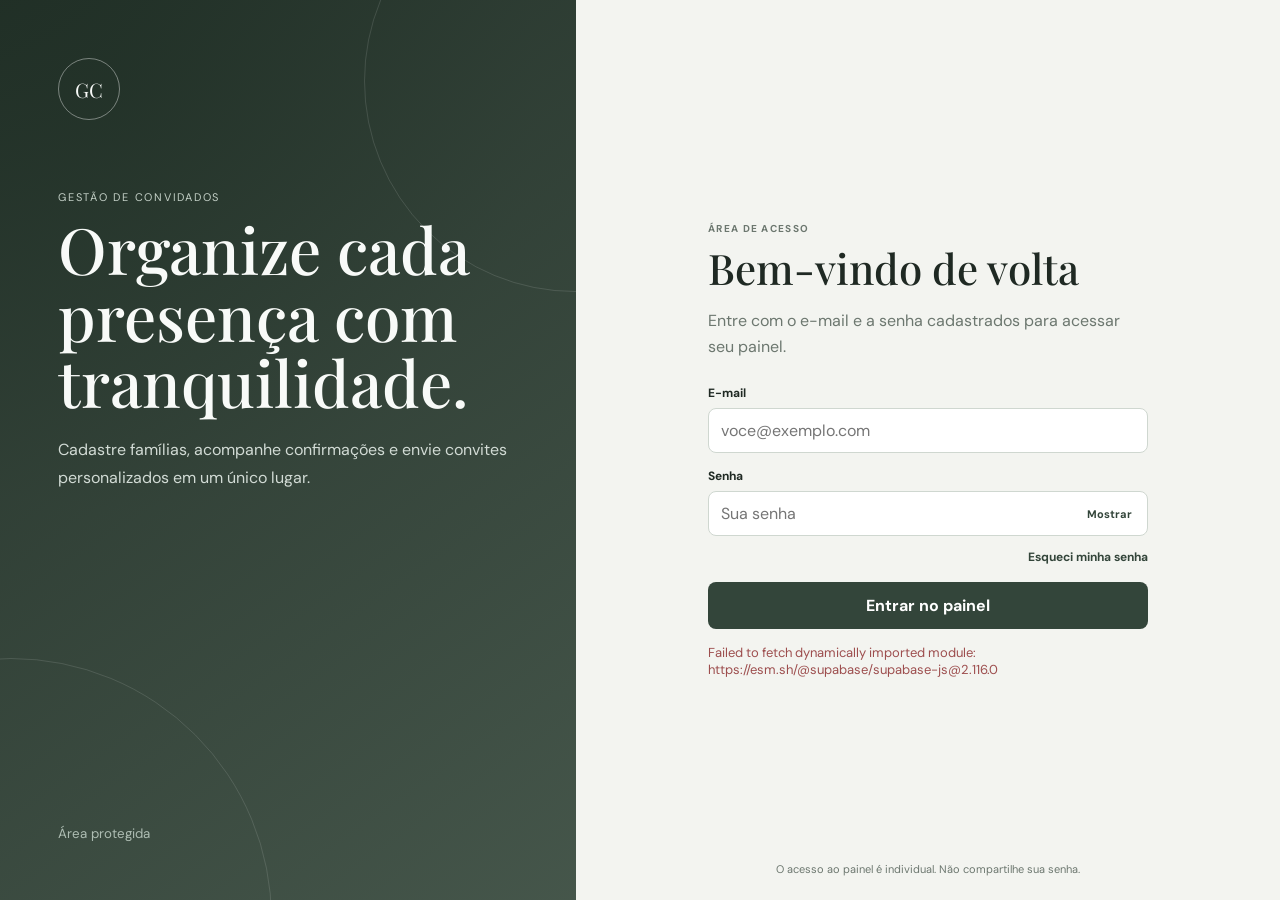
<file: index.html>
<!doctype html>
<html lang="pt-BR">
<head>
  <meta charset="utf-8">
  <meta name="viewport" content="width=device-width, initial-scale=1">
  <meta name="robots" content="noindex,nofollow">
  <title>Entrar — Gestão de Convidados</title>
  <link rel="preconnect" href="https://fonts.googleapis.com">
  <link rel="preconnect" href="https://fonts.gstatic.com" crossorigin>
  <link href="https://fonts.googleapis.com/css2?family=DM+Sans:wght@400;500;600;700&family=Playfair+Display:wght@500;600&display=swap" rel="stylesheet">
  <link rel="stylesheet" href="admin/css/styles.css">
</head>
<body class="auth-page">
  <main class="auth-layout">
    <section class="auth-visual" aria-hidden="true">
      <div class="auth-visual__content">
        <span class="auth-seal">GC</span>
        <p class="auth-visual__eyebrow">Gestão de convidados</p>
        <h1>Organize cada presença com tranquilidade.</h1>
        <p>Cadastre famílias, acompanhe confirmações e envie convites personalizados em um único lugar.</p>
      </div>
      <small>Área protegida</small>
    </section>

    <section class="auth-panel">
      <div class="auth-box" id="loginBox">
        <span class="eyebrow">Área de acesso</span>
        <h2>Bem-vindo de volta</h2>
        <p class="auth-copy">Entre com o e-mail e a senha cadastrados para acessar seu painel.</p>

        <div class="auth-message auth-message--success" id="loginNotice" hidden></div>

        <form id="loginForm" class="form-stack">
          <label><span>E-mail</span><input type="email" name="email" required autocomplete="email" placeholder="voce@exemplo.com"></label>
          <label>
            <span>Senha</span>
            <div class="password-field">
              <input type="password" name="password" id="loginPassword" required autocomplete="current-password" placeholder="Sua senha">
              <button type="button" class="password-toggle" data-toggle-password="loginPassword" aria-label="Mostrar senha">Mostrar</button>
            </div>
          </label>
          <div class="auth-row"><button type="button" class="auth-link" id="forgotButton">Esqueci minha senha</button></div>
          <button class="btn btn--primary btn--block" id="loginButton" type="submit">Entrar no painel</button>
          <p class="form-status" id="loginStatus" role="status" aria-live="polite"></p>
        </form>

        <div class="demo-access" id="demoAccess" hidden>
          <span>Modo de demonstração</span>
          <div class="demo-buttons"><button class="btn btn--secondary btn--block" id="demoButton" type="button">Abrir como administrador</button><button class="btn btn--ghost btn--block" id="demoCoupleButton" type="button">Abrir como casal</button></div>
        </div>
      </div>

      <div class="auth-box" id="forgotBox" hidden>
        <button class="auth-back" id="backToLogin" type="button">← Voltar</button>
        <span class="eyebrow">Recuperação de acesso</span>
        <h2>Redefinir senha</h2>
        <p class="auth-copy">Informe seu e-mail. Se houver uma conta cadastrada, enviaremos um link para criar uma nova senha.</p>
        <form id="forgotForm" class="form-stack">
          <label><span>E-mail</span><input type="email" name="email" required autocomplete="email" placeholder="voce@exemplo.com"></label>
          <button class="btn btn--primary btn--block" id="forgotSubmit" type="submit">Enviar link de recuperação</button>
          <p class="form-status" id="forgotStatus" role="status" aria-live="polite"></p>
        </form>
      </div>

      <p class="auth-foot">O acesso ao painel é individual. Não compartilhe sua senha.</p>
    </section>
  </main>

  <script src="admin/js/config.js"></script>
  <script type="module" src="admin/js/login.js"></script>
</body>
</html>
</file>
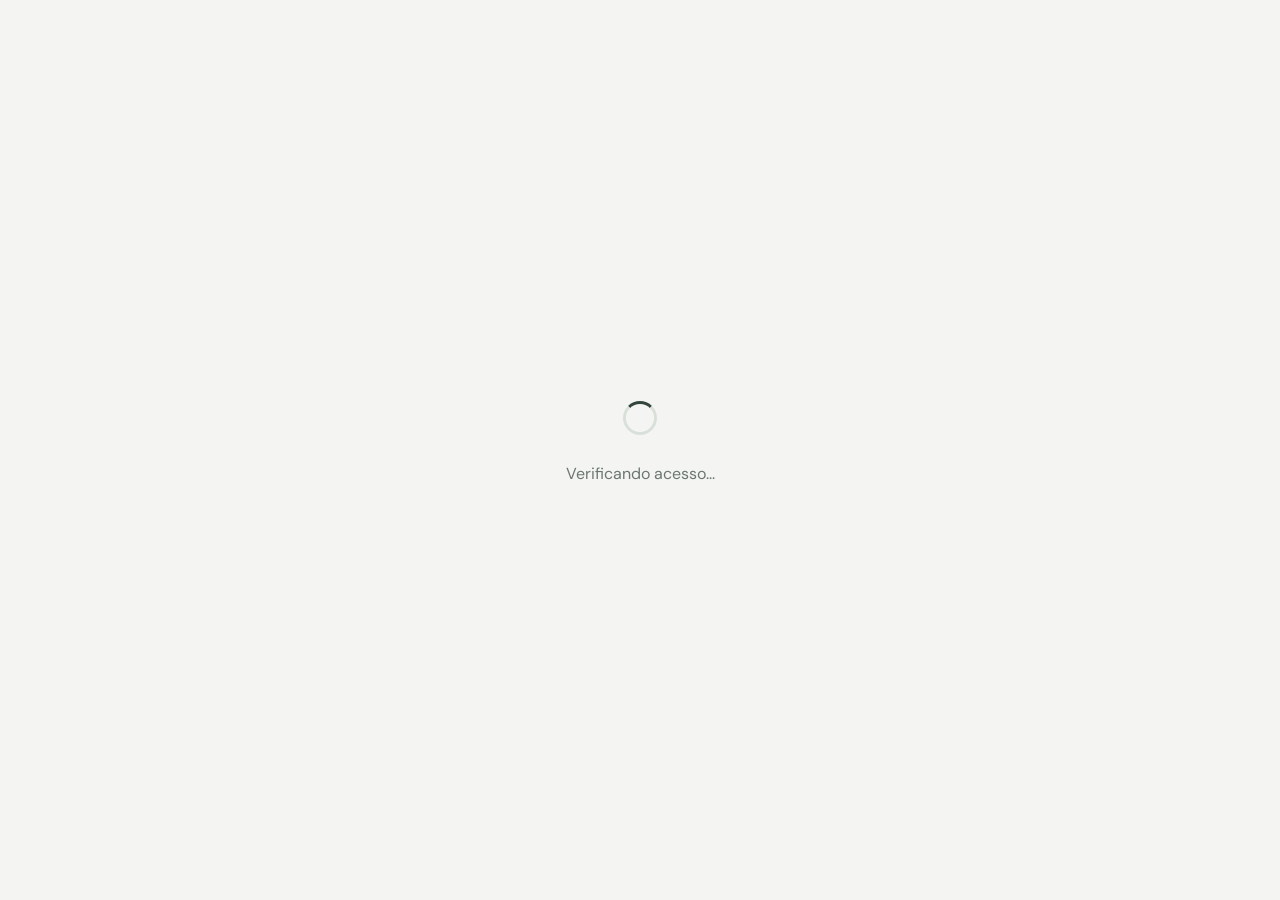
<file: admin/index.html>
<!doctype html>
<html lang="pt-BR">
<head>
  <meta charset="utf-8">
  <meta name="viewport" content="width=device-width, initial-scale=1">
  <meta name="robots" content="noindex,nofollow">
  <title>Gestão de Convidados</title>
  <link rel="preconnect" href="https://fonts.googleapis.com">
  <link rel="preconnect" href="https://fonts.gstatic.com" crossorigin>
  <link href="https://fonts.googleapis.com/css2?family=DM+Sans:wght@400;500;600;700&family=Playfair+Display:wght@500;600&display=swap" rel="stylesheet">
  <link rel="stylesheet" href="css/styles.css">
</head>
<body>
  <div class="toast" id="toast" role="status" aria-live="polite"></div>

  <div class="auth-guard" id="authGuard"><div class="auth-guard__spinner"></div><p>Verificando acesso...</p></div>

  <div class="app" id="app" hidden>
    <aside class="sidebar">
      <div class="brand">
        <span class="brand__mark">GC</span>
        <div><strong id="brandName">Gestão de Convidados</strong><small>Convites de casamento</small></div>
      </div>
      <nav>
        <button class="nav-item is-active" data-view="dashboard">Visão geral</button>
        <button class="nav-item" data-view="guests">Convidados</button>
        <button class="nav-item" data-view="settings">Casamento</button>
        <button class="nav-item" data-view="access" data-admin-only>Acessos</button>
      </nav>
      <div class="sidebar__bottom sidebar__bottom--account">
        <div class="account-chip">
          <span class="account-chip__avatar" id="userInitial">A</span>
          <div><strong id="userEmail">Administrador</strong><small id="userMode">Conta do painel</small></div>
        </div>
        <div class="sidebar__account-actions">
          <span class="mode-badge" id="modeBadge">DEMO</span>
          <button class="text-button" id="logoutButton" type="button">Sair</button>
        </div>
      </div>
    </aside>

    <main class="main">
      <header class="topbar">
        <button class="mobile-menu" id="mobileMenu" type="button" aria-label="Abrir menu">☰</button>
        <div>
          <span class="eyebrow">Casamento selecionado</span>
          <select id="weddingSelect" aria-label="Selecionar casamento"></select>
        </div>
        <div class="topbar-actions">
          <button class="btn btn--secondary btn--refresh" id="refreshButton" type="button" title="Atualizar dados"><span aria-hidden="true">↻</span><b>Atualizar</b></button>
          <button class="btn btn--secondary" id="newWeddingButton" data-admin-only type="button">+ Novo casamento</button>
        </div>
      </header>

      <section class="view is-active" id="view-dashboard">
        <div class="page-heading">
          <div><span class="eyebrow">Resumo</span><h1 id="dashboardTitle">Convidados</h1></div>
          <button class="btn btn--primary" data-open-invite type="button">+ Adicionar convite</button>
        </div>

        <div class="stats-grid stats-grid--six">
          <article class="stat-card"><span>Convites</span><strong id="statInvites">0</strong><small>famílias / convites</small></article>
          <article class="stat-card"><span>Total de lugares</span><strong id="statSeats">0</strong><small>pessoas contempladas</small></article>
          <article class="stat-card"><span>Confirmados</span><strong id="statConfirmed">0</strong><small>pessoas confirmadas</small></article>
          <article class="stat-card"><span>Pendentes</span><strong id="statPending">0</strong><small>convites sem resposta</small></article>
          <article class="stat-card"><span>Não irão</span><strong id="statDeclined">0</strong><small>convites recusados</small></article>
          <article class="stat-card"><span>Taxa de resposta</span><strong id="statResponseRate">0%</strong><small>convites respondidos</small></article>
        </div>

        <div class="panel">
          <div class="panel__head"><div><span class="eyebrow">Últimos registros</span><h2>Convites</h2></div><button class="text-button" data-go-guests type="button">Ver todos →</button></div>
          <div class="table-wrap table-wrap--responsive"><table class="responsive-data-table"><thead><tr><th>Convite</th><th>Lugares</th><th>Resposta</th><th>Status</th><th>Ações</th></tr></thead><tbody id="dashboardRows"></tbody></table></div>
        </div>
      </section>

      <section class="view" id="view-guests">
        <div class="page-heading">
          <div><span class="eyebrow">Lista completa</span><h1>Convidados</h1></div>
          <div class="page-actions">
            <button class="btn btn--secondary" id="exportExcelButton" type="button">Exportar Excel</button>
            <button class="btn btn--secondary" id="exportCsvButton" type="button">CSV</button>
            <button class="btn btn--secondary" id="importGuestsButton" type="button">Importar Excel</button>
            <button class="btn btn--primary" data-open-invite type="button">+ Adicionar convite</button>
          </div>
        </div>
        <div class="filters">
          <label class="search"><span>⌕</span><input id="searchInput" type="search" placeholder="Buscar nome, telefone ou categoria"></label>
          <select id="statusFilter"><option value="all">Todos os status</option><option value="pending">Pendentes</option><option value="confirmed">Confirmados</option><option value="declined">Não irão</option></select>
        </div>
        <div class="panel panel--flush">
          <div class="table-wrap table-wrap--responsive"><table class="responsive-data-table"><thead><tr><th>Convidado / família</th><th>Contato</th><th>Lugares</th><th>Confirmados</th><th>Status</th><th>Ações</th></tr></thead><tbody id="guestRows"></tbody></table></div>
          <div class="empty" id="guestEmpty" hidden>Nenhum convite encontrado.</div>
        </div>
      </section>

      <section class="view" id="view-settings">
        <div class="page-heading"><div><span class="eyebrow">Configuração</span><h1>Casamento</h1></div></div>
        <form class="panel settings-form" id="weddingForm">
          <div class="field-grid">
            <label><span>Nome do casamento</span><input name="name" required placeholder="Liliane & Igor"></label>
            <label><span>Slug</span><input name="slug" required placeholder="liliane-igor"></label>
            <label><span>Data do evento</span><input name="event_date" type="date"></label>
            <label class="field-wide"><span>URL base do convite</span><input name="invite_base_url" required placeholder="https://meusite.com/convite/"><small>O sistema acrescentará automaticamente <b>?convite=TOKEN</b>.</small></label>
          </div>
          <div class="form-actions"><button class="btn btn--primary" type="submit">Salvar alterações</button></div>
        </form>
      </section>

      <section class="view" id="view-access" data-admin-only>
        <div class="page-heading">
          <div><span class="eyebrow">Permissões</span><h1>Acessos do casal</h1></div>
        </div>
        <div class="access-grid">
          <form class="panel access-form" id="accessForm">
            <span class="eyebrow">Adicionar acesso</span>
            <h2>Convidar o casal</h2>
            <p class="muted access-copy">A pessoa receberá um e-mail para criar a senha. Depois do login, verá somente o casamento selecionado acima.</p>
            <div class="form-stack">
              <label><span>Nome</span><input name="display_name" placeholder="Liliane e Igor"></label>
              <label><span>E-mail</span><input name="email" type="email" required autocomplete="email" placeholder="casal@exemplo.com"></label>
              <button class="btn btn--primary" id="inviteCoupleButton" type="submit">Enviar convite de acesso</button>
              <p class="form-status" id="accessStatus" role="status" aria-live="polite"></p>
            </div>
          </form>
          <div class="panel access-list-panel">
            <div class="panel__head"><div><span class="eyebrow">Vinculados</span><h2>Quem pode acessar</h2></div></div>
            <div class="access-list" id="accessRows"></div>
            <div class="empty" id="accessEmpty" hidden>Nenhum acesso do casal vinculado a este casamento.</div>
          </div>
        </div>
      </section>
    </main>
  </div>

  <dialog id="inviteDialog" class="dialog">
    <form method="dialog" class="dialog__panel" id="inviteForm">
      <header><div><span class="eyebrow">Convite</span><h2 id="inviteDialogTitle">Adicionar convidado</h2></div><button class="icon-button" value="cancel" type="button" data-close-dialog>×</button></header>
      <input type="hidden" name="id">
      <div class="field-grid">
        <label class="field-wide"><span>Nome exibido no convite</span><input name="display_name" required placeholder="Família Silva"></label>
        <label><span>Responsável / contato</span><input name="contact_name" placeholder="João Silva"></label>
        <label><span>WhatsApp</span><input name="phone" inputmode="tel" placeholder="5515999999999"></label>
        <label><span>Número de lugares</span><input name="seats" type="number" min="1" max="50" value="1" required></label>
        <label><span>Categoria</span><input name="category" placeholder="Família, amigos, padrinhos..."></label>
        <label class="field-wide"><span>Membros deste convite</span><textarea name="members" rows="4" placeholder="João Silva&#10;Maria Silva&#10;Pedro Silva"></textarea><small>Opcional. Um nome por linha. Quando preenchido, o RSVP pode permitir selecionar exatamente quem irá. O número de membros não pode ultrapassar a quantidade de lugares.</small></label>
        <label class="field-wide"><span>Observação interna</span><textarea name="notes" rows="3" placeholder="Não aparece para o convidado"></textarea></label>
      </div>
      <footer><button class="btn btn--ghost" type="button" data-close-dialog>Cancelar</button><button class="btn btn--primary" type="submit">Salvar convite</button></footer>
    </form>
  </dialog>

  <dialog id="importDialog" class="dialog dialog--wide">
    <form method="dialog" class="dialog__panel" id="importForm">
      <header>
        <div><span class="eyebrow">Importação em lote</span><h2>Importar convidados do Excel</h2></div>
        <button class="icon-button" value="cancel" type="button" data-close-import>×</button>
      </header>

      <div class="import-guide">
        <div>
          <strong>1. Baixe o modelo</strong>
          <p>Use o arquivo modelo para manter os nomes das colunas corretos. A linha de exemplo é ignorada automaticamente.</p>
        </div>
        <a class="btn btn--secondary" id="downloadImportTemplate" href="../modelos/modelo-importacao-convidados.xlsx" download>Baixar modelo .xlsx</a>
      </div>

      <label class="import-drop" for="importFile">
        <span class="import-drop__icon">XLSX</span>
        <strong>Selecione a planilha preenchida</strong>
        <small>Formatos aceitos: .xlsx e .xls. Máximo de <span id="importMaxRowsLabel">500</span> convidados por importação.</small>
        <input id="importFile" type="file" accept=".xlsx,.xls,application/vnd.openxmlformats-officedocument.spreadsheetml.sheet,application/vnd.ms-excel">
      </label>

      <div class="import-result" id="importResult" hidden>
        <div class="import-summary">
          <article><span>Prontos</span><strong id="importValidCount">0</strong></article>
          <article><span>Ignorados</span><strong id="importIgnoredCount">0</strong></article>
          <article class="import-summary__error"><span>Com erro</span><strong id="importErrorCount">0</strong></article>
        </div>

        <div id="importErrorsWrap" hidden>
          <h3>Corrija estas linhas antes de importar</h3>
          <ul class="import-errors" id="importErrors"></ul>
        </div>

        <div id="importPreviewWrap" hidden>
          <h3>Prévia</h3>
          <div class="table-wrap table-wrap--responsive import-preview">
            <table class="responsive-data-table">
              <thead><tr><th>Convite</th><th>Responsável</th><th>WhatsApp</th><th>Lugares</th><th>Membros</th><th>Categoria</th></tr></thead>
              <tbody id="importPreviewRows"></tbody>
            </table>
          </div>
          <small class="muted">A prévia mostra até 8 registros. Todos os registros válidos serão importados.</small>
        </div>
      </div>

      <p class="form-status" id="importStatus"></p>
      <footer>
        <button class="btn btn--ghost" type="button" data-close-import>Cancelar</button>
        <button class="btn btn--primary" id="confirmImportButton" type="button" disabled>Importar convidados</button>
      </footer>
    </form>
  </dialog>

  <dialog id="responseDialog" class="dialog response-dialog">
    <div class="dialog__panel response-dialog__panel">
      <header>
        <div><span class="eyebrow">RSVP</span><h2 id="responseDialogTitle">Resposta do convite</h2></div>
        <button class="icon-button" type="button" data-close-response aria-label="Fechar">×</button>
      </header>

      <div class="response-status-wrap">
        <span class="status" id="responseStatusBadge">Pendente</span>
        <span class="response-date" id="responseDate"></span>
      </div>

      <div class="response-summary-grid">
        <article><span>Convite</span><strong id="responseInviteName">—</strong></article>
        <article><span>Respondido por</span><strong id="responseSubmittedName">—</strong></article>
        <article><span>Confirmados</span><strong id="responseGuestCount">0</strong></article>
      </div>

      <section class="response-block" id="responseNamesBlock">
        <span class="response-block__label">Quem confirmou presença</span>
        <div class="response-names" id="responseGuestNames"></div>
      </section>

      <section class="response-message-card">
        <span class="response-block__label">Mensagem para os noivos</span>
        <p id="responseMessage"></p>
      </section>

      <footer>
        <button class="btn btn--primary" type="button" data-close-response>Fechar</button>
      </footer>
    </div>
  </dialog>

  <dialog id="weddingDialog" class="dialog">
    <form method="dialog" class="dialog__panel" id="newWeddingForm">
      <header><div><span class="eyebrow">Novo projeto</span><h2>Criar casamento</h2></div><button class="icon-button" value="cancel" type="button" data-close-wedding>×</button></header>
      <div class="field-grid">
        <label class="field-wide"><span>Nome</span><input name="name" required placeholder="Amanda & Lucas"></label>
        <label><span>Slug</span><input name="slug" required placeholder="amanda-lucas"></label>
        <label><span>Data</span><input name="event_date" type="date"></label>
        <label class="field-wide"><span>URL base do convite</span><input name="invite_base_url" required></label>
      </div>
      <footer><button class="btn btn--ghost" type="button" data-close-wedding>Cancelar</button><button class="btn btn--primary" type="submit">Criar casamento</button></footer>
    </form>
  </dialog>

  <script src="js/config.js"></script>
  <script src="https://cdn.sheetjs.com/xlsx-0.20.3/package/dist/xlsx.full.min.js"></script>
  <script type="module" src="js/app.js"></script>
</body>
</html>
</file>
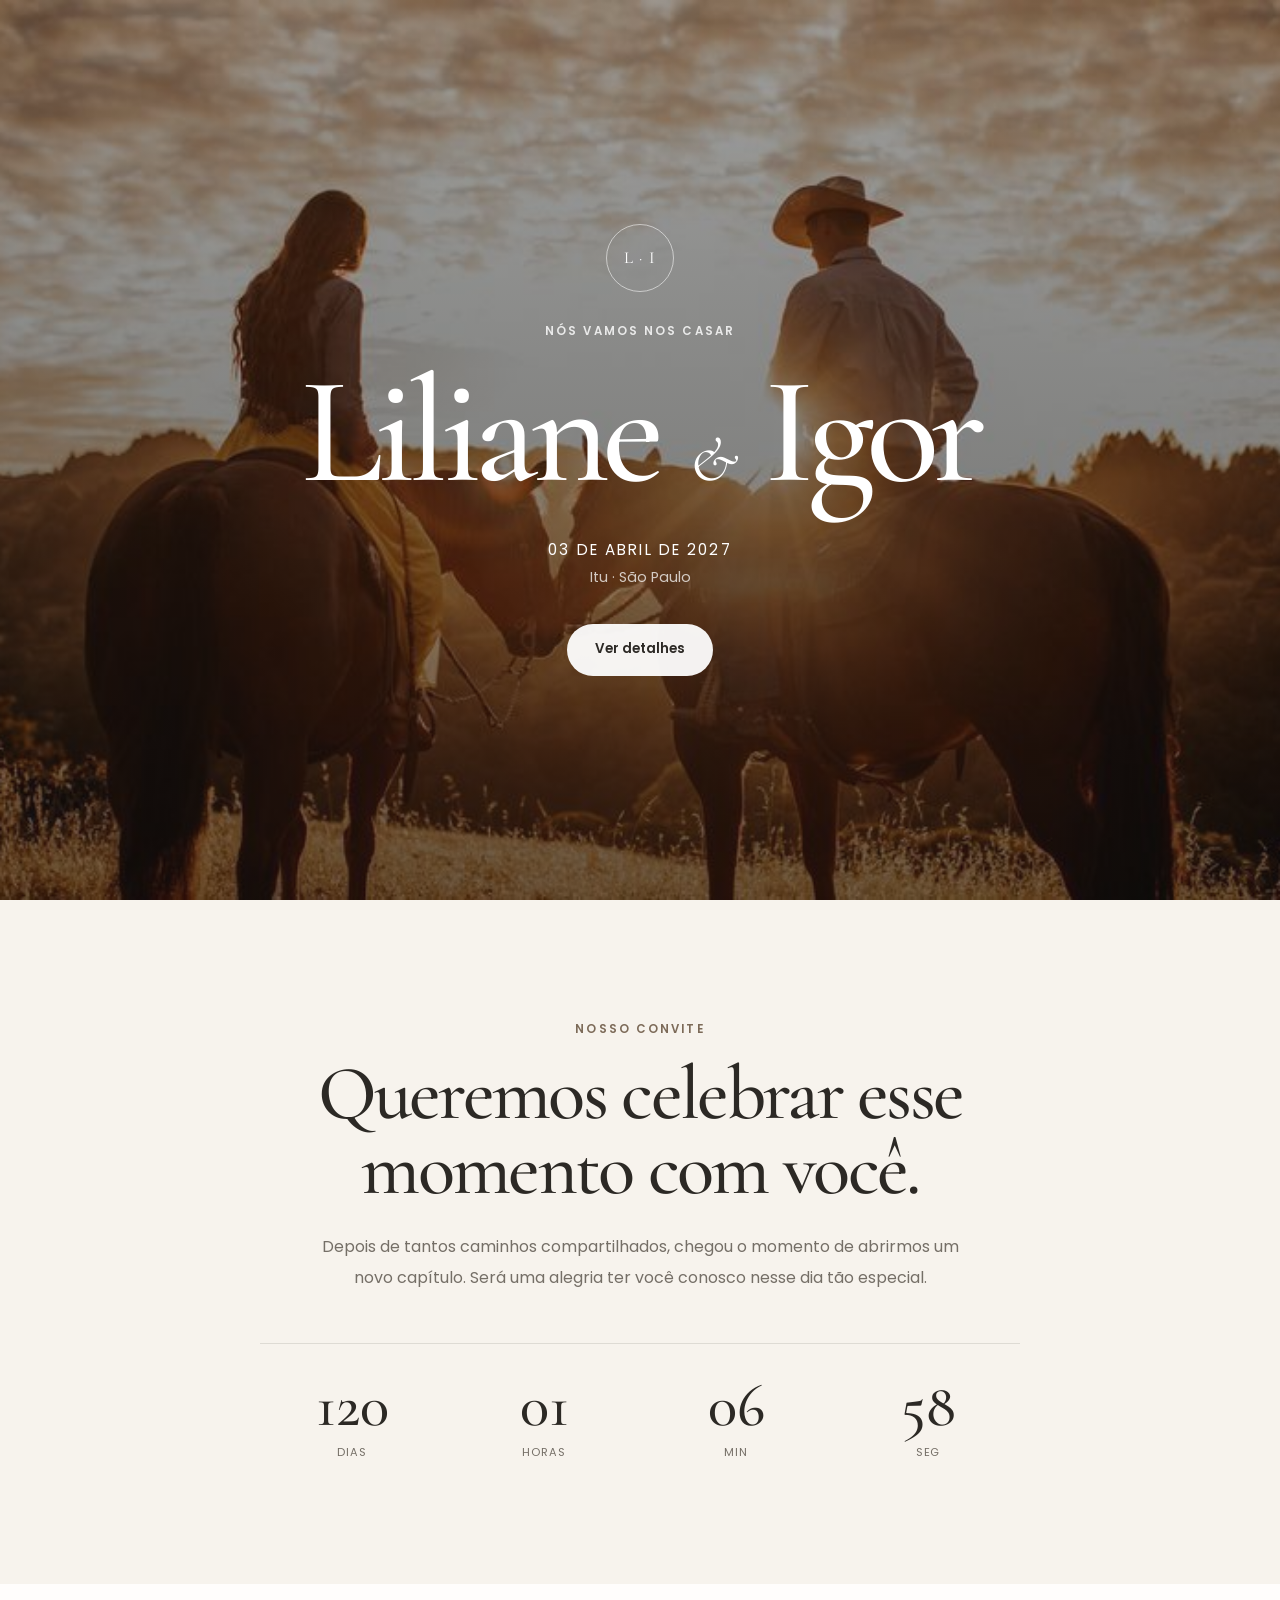
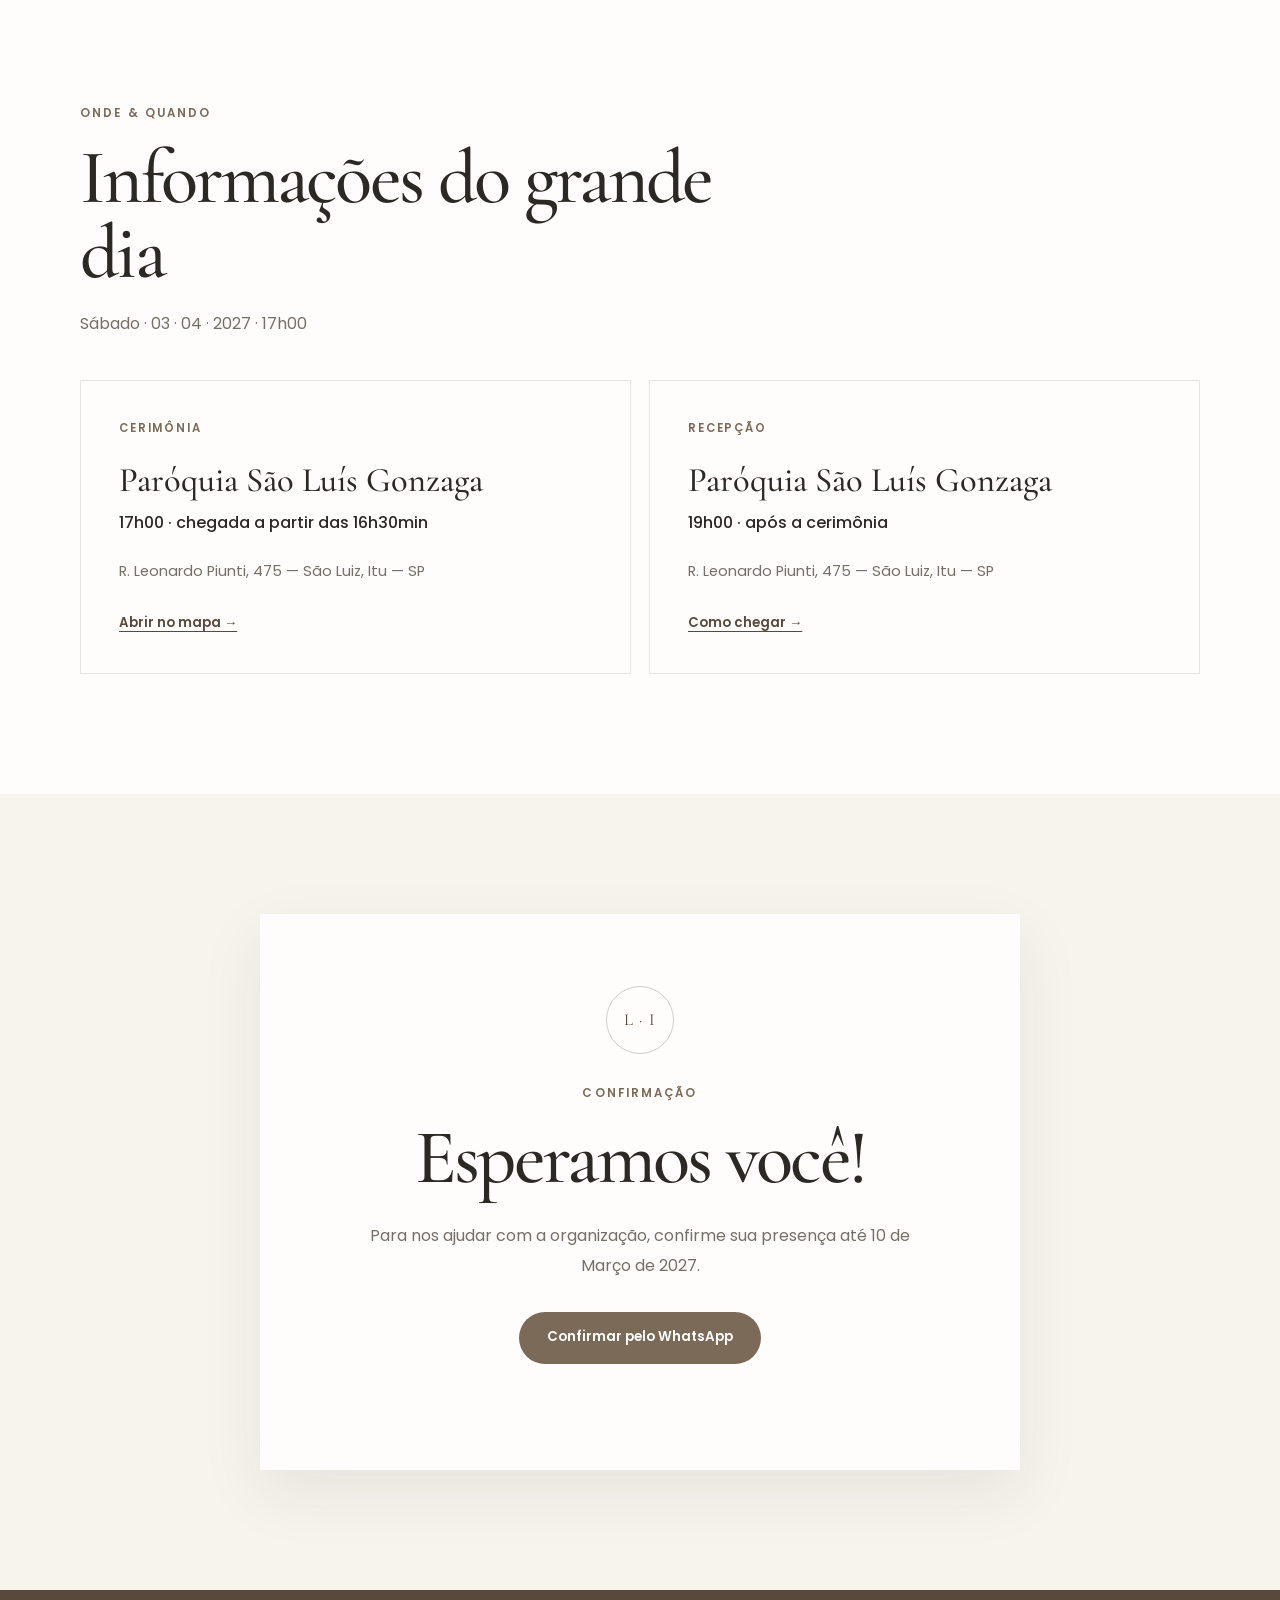
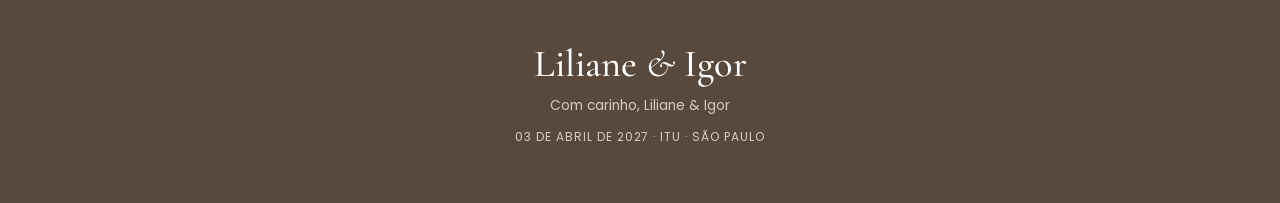
<file: convites/nivel-1/index.html>
<!doctype html>
<html lang="pt-BR">
<head>
  <meta charset="utf-8">
  <meta name="viewport" content="width=device-width, initial-scale=1, viewport-fit=cover">
  <meta name="theme-color" content="#F7F3ED">
  <meta name="description" content="Convite de casamento digital">
  <meta property="og:type" content="website">
  <meta property="og:title" content="Convite de casamento">
  <meta property="og:description" content="Você é nosso convidado para celebrar este dia com a gente.">
  <meta property="og:image" content="assets/images/hero.jpg">
  <title>Convite de casamento</title>

  <link rel="icon" type="image/svg+xml" href="assets/images/favicon.svg">
  <link rel="preconnect" href="https://fonts.googleapis.com">
  <link rel="preconnect" href="https://fonts.gstatic.com" crossorigin>
  <link href="https://fonts.googleapis.com/css2?family=Cormorant+Garamond:wght@400;500;600&family=Poppins:wght@300;400;500;600&display=swap" rel="stylesheet">
  <link rel="stylesheet" href="css/styles.css">
</head>
<body>
  <header class="hero" id="inicio">
    <img class="hero__image" id="heroImage" src="assets/images/hero.jpg" alt="Foto do casal">
    <div class="hero__overlay"></div>

    <div class="hero__content">
      <div class="monogram" data-text="couple.initials"></div>
      <p class="eyebrow hero__eyebrow" data-text="hero.eyebrow"></p>
      <h1 class="hero__names">
        <span data-text="couple.firstName"></span>
        <i>&</i>
        <span data-text="couple.secondName"></span>
      </h1>
      <p class="hero__date" data-text="wedding.longDate"></p>
      <p class="hero__city" data-text="wedding.city"></p>
      <a class="button button--light" href="#convite" data-text="hero.buttonLabel"></a>
    </div>
  </header>

  <main>
    <section class="section invitation" id="convite">
      <div class="shell shell--narrow">
        <p class="eyebrow" data-text="invitation.eyebrow"></p>
        <h2 data-text="invitation.title"></h2>
        <p class="lead" data-text="invitation.text"></p>

        <div class="countdown" id="countdown" aria-label="Contagem regressiva para o casamento">
          <div><strong data-count="days">00</strong><span>dias</span></div>
          <div><strong data-count="hours">00</strong><span>horas</span></div>
          <div><strong data-count="minutes">00</strong><span>min</span></div>
          <div><strong data-count="seconds">00</strong><span>seg</span></div>
        </div>
      </div>
    </section>

    <section class="section details" id="detalhes">
      <div class="shell">
        <div class="section-heading">
          <p class="eyebrow">Onde & quando</p>
          <h2>Informações do grande dia</h2>
          <p><span data-text="wedding.weekday"></span> · <span data-text="wedding.shortDate"></span> · <span data-text="wedding.time"></span></p>
        </div>
        <div class="event-grid" id="eventGrid"></div>
      </div>
    </section>

    <section class="section rsvp" id="rsvp">
      <div class="shell shell--narrow">
        <div class="rsvp__card">
          <div class="monogram monogram--dark" data-text="couple.initials"></div>
          <p class="eyebrow" data-text="rsvp.eyebrow"></p>
          <h2 data-text="rsvp.title"></h2>
          <p class="lead" data-text="rsvp.text"></p>
          <button class="button button--accent" id="rsvpButton" type="button" data-text="rsvp.buttonLabel"></button>
          <p class="rsvp__status" id="rsvpStatus" role="status" aria-live="polite"></p>
        </div>
      </div>
    </section>
  </main>

  <footer class="footer">
    <div class="shell">
      <div class="footer__names"><span data-text="couple.firstName"></span> <i>&</i> <span data-text="couple.secondName"></span></div>
      <p data-text="footer.text"></p>
      <p class="footer__date"><span data-text="wedding.longDate"></span> · <span data-text="wedding.city"></span></p>
    </div>
  </footer>

  <script src="js/config.js"></script>
  <script src="js/main.js" defer></script>
</body>
</html>
</file>
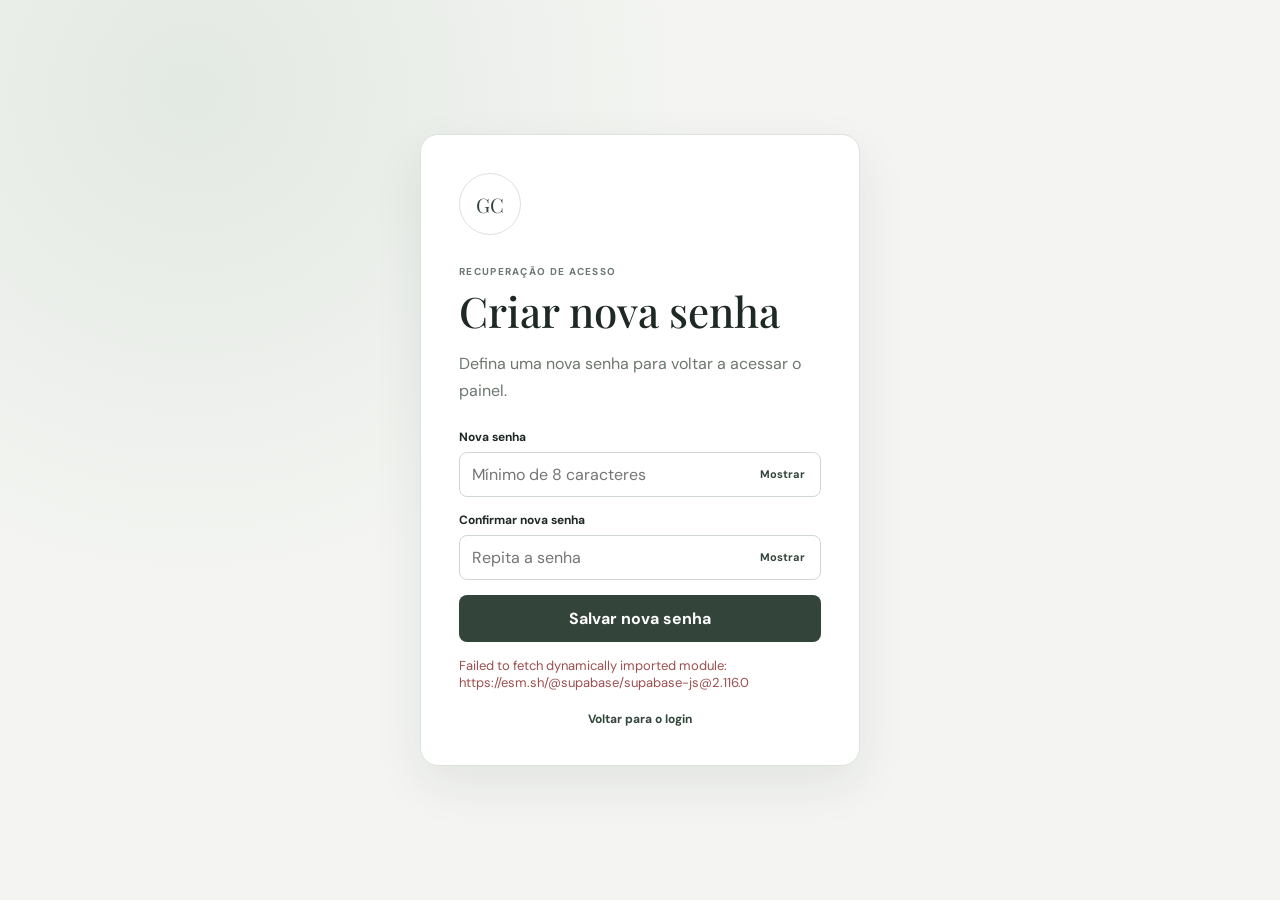
<file: reset-password.html>
<!doctype html>
<html lang="pt-BR">
<head>
  <meta charset="utf-8">
  <meta name="viewport" content="width=device-width, initial-scale=1">
  <meta name="robots" content="noindex,nofollow">
  <title>Nova senha — Gestão de Convidados</title>
  <link rel="preconnect" href="https://fonts.googleapis.com">
  <link rel="preconnect" href="https://fonts.gstatic.com" crossorigin>
  <link href="https://fonts.googleapis.com/css2?family=DM+Sans:wght@400;500;600;700&family=Playfair+Display:wght@500;600&display=swap" rel="stylesheet">
  <link rel="stylesheet" href="admin/css/styles.css">
</head>
<body class="auth-page auth-page--reset">
  <main class="auth-simple">
    <section class="auth-box auth-box--reset">
      <span class="auth-seal auth-seal--dark">GC</span>
      <span class="eyebrow" id="resetEyebrow">Recuperação de acesso</span>
      <h1 id="resetTitle">Criar nova senha</h1>
      <p class="auth-copy" id="resetIntro">Defina uma nova senha para voltar a acessar o painel.</p>

      <form id="resetForm" class="form-stack">
        <label>
          <span>Nova senha</span>
          <div class="password-field">
            <input type="password" name="password" id="newPassword" required minlength="8" autocomplete="new-password" placeholder="Mínimo de 8 caracteres">
            <button type="button" class="password-toggle" data-toggle-password="newPassword" aria-label="Mostrar senha">Mostrar</button>
          </div>
        </label>
        <label>
          <span>Confirmar nova senha</span>
          <div class="password-field">
            <input type="password" name="confirm_password" id="confirmPassword" required minlength="8" autocomplete="new-password" placeholder="Repita a senha">
            <button type="button" class="password-toggle" data-toggle-password="confirmPassword" aria-label="Mostrar senha">Mostrar</button>
          </div>
        </label>
        <button class="btn btn--primary btn--block" id="resetButton" type="submit">Salvar nova senha</button>
        <p class="form-status" id="resetStatus" role="status" aria-live="polite"></p>
      </form>

      <a class="auth-login-link" href="./">Voltar para o login</a>
    </section>
  </main>

  <script src="admin/js/config.js"></script>
  <script type="module" src="admin/js/reset-password.js"></script>
</body>
</html>
</file>
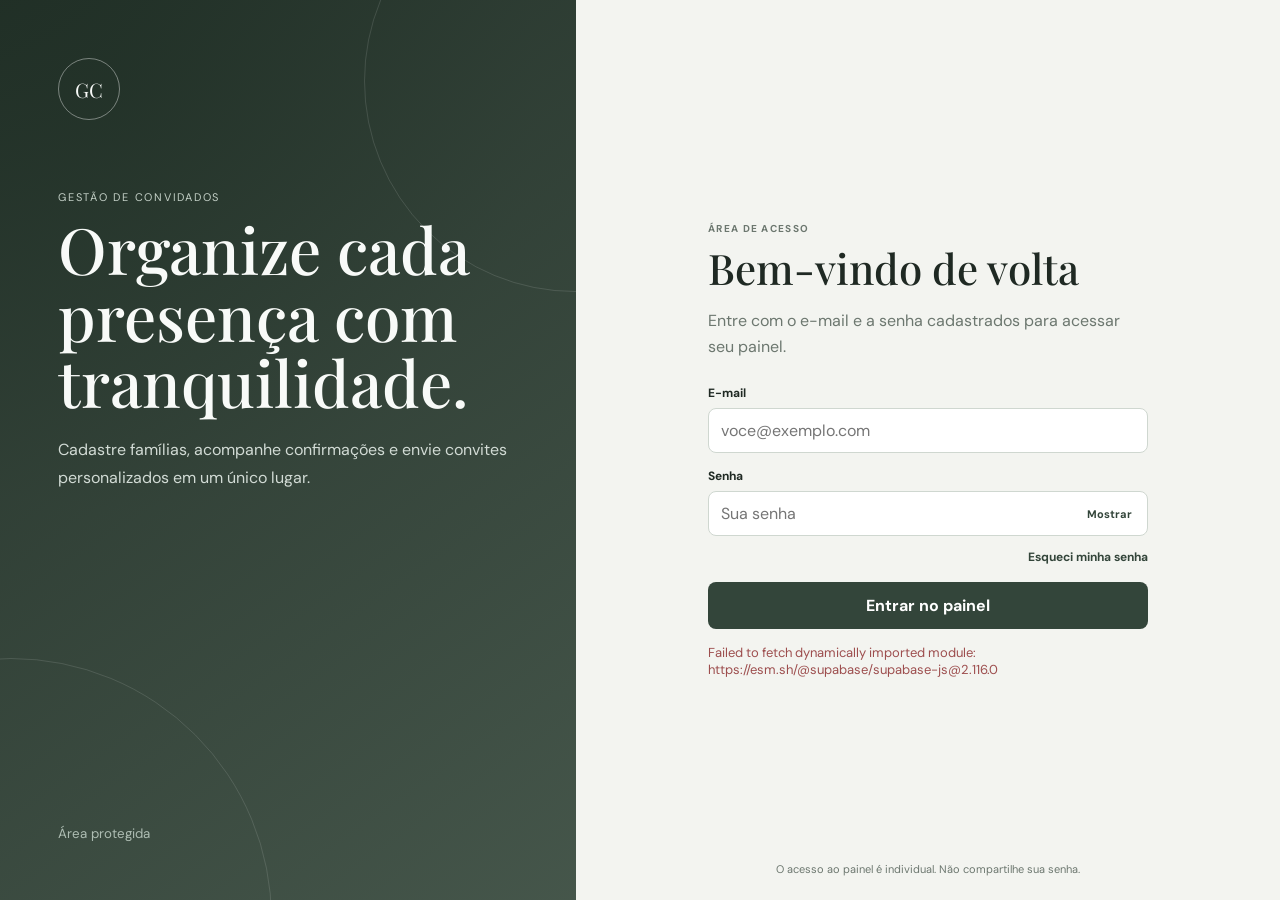
<file: admin/login.html>
<!doctype html>
<html lang="pt-BR">
<head>
  <meta charset="utf-8">
  <meta name="viewport" content="width=device-width, initial-scale=1">
  <meta http-equiv="refresh" content="0; url=../">
  <title>Redirecionando…</title>
  <script>location.replace('../' + location.search + location.hash);</script>
</head>
<body><p>Redirecionando para o login…</p></body>
</html>
</file>
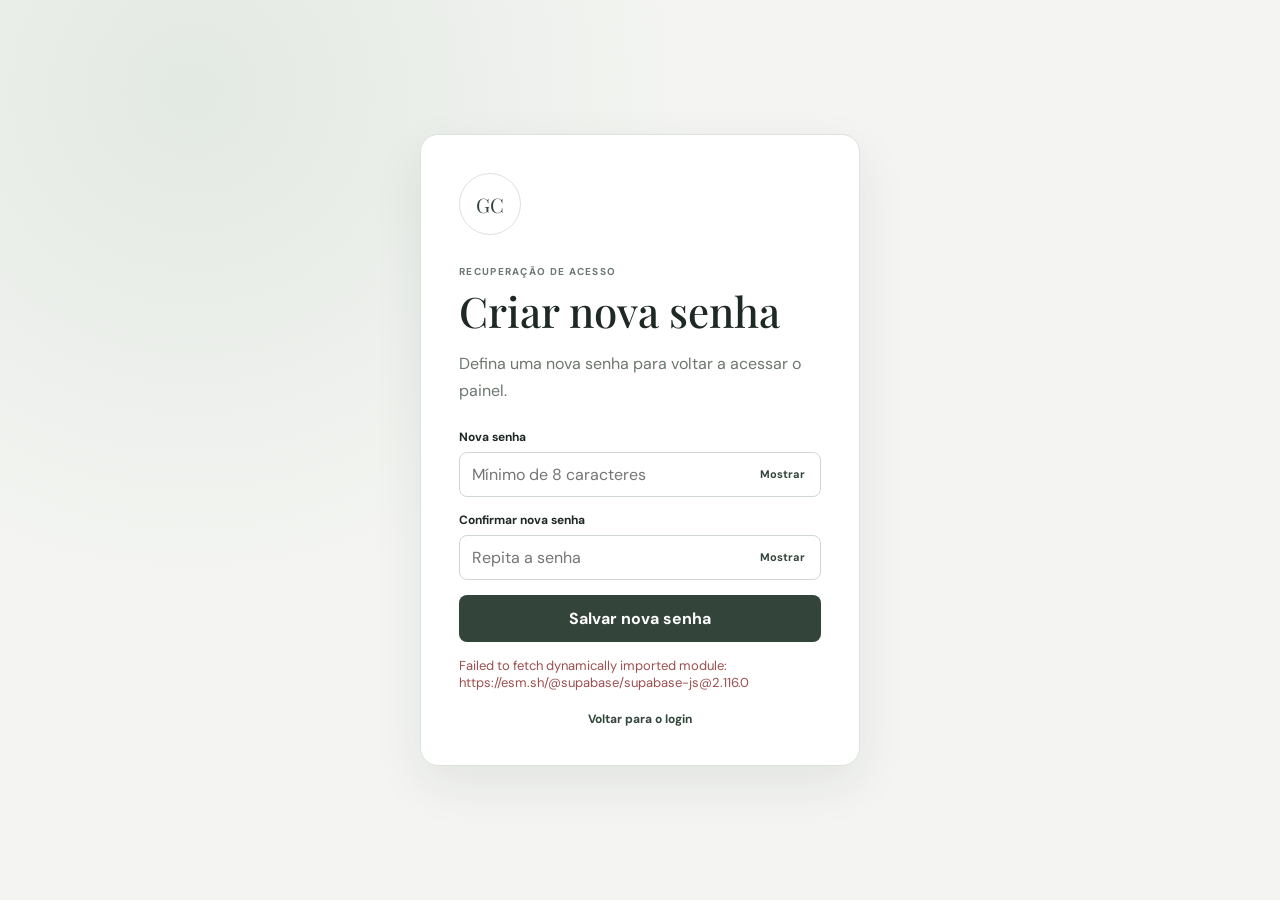
<file: admin/reset-password.html>
<!doctype html>
<html lang="pt-BR">
<head>
  <meta charset="utf-8">
  <meta name="viewport" content="width=device-width, initial-scale=1">
  <meta http-equiv="refresh" content="0; url=../reset-password.html">
  <title>Redirecionando…</title>
  <script>location.replace('../reset-password.html' + location.search + location.hash);</script>
</head>
<body><p>Redirecionando…</p></body>
</html>
</file>
<file: admin/css/styles.css>
[hidden]{display:none!important}:root{--bg:#f4f5f2;--surface:#fff;--surface2:#eef1eb;--text:#1f2923;--muted:#6c776f;--accent:#596f61;--accent-dark:#33453a;--line:#dce2dc;--danger:#9d4e4e;--shadow:0 18px 50px rgba(31,41,35,.08);--serif:"Playfair Display",Georgia,serif;--sans:"DM Sans",Arial,sans-serif}*{box-sizing:border-box}html{color-scheme:light}body{margin:0;background:var(--bg);color:var(--text);font-family:var(--sans)}button,input,select,textarea{font:inherit}.app{min-height:100vh;display:grid;grid-template-columns:250px 1fr}.sidebar{position:sticky;top:0;height:100vh;padding:26px 18px;background:#1f2b24;color:#fff;display:flex;flex-direction:column;gap:35px}.brand{display:flex;align-items:center;gap:12px;padding:0 8px}.brand__mark{width:42px;height:42px;border:1px solid rgba(255,255,255,.35);display:grid;place-items:center;border-radius:50%;font-family:var(--serif)}.brand strong,.brand small{display:block}.brand small{margin-top:2px;color:#aeb9b2;font-size:11px}.sidebar nav{display:grid;gap:6px}.nav-item{border:0;background:transparent;color:#b9c3bd;text-align:left;padding:12px 14px;border-radius:9px;cursor:pointer}.nav-item:hover,.nav-item.is-active{background:rgba(255,255,255,.1);color:#fff}.sidebar__bottom{margin-top:auto;display:flex;align-items:center;justify-content:space-between;padding:0 8px}.mode-badge{font-size:10px;letter-spacing:.12em;border:1px solid #718276;border-radius:99px;padding:5px 8px}.text-button{background:transparent;border:0;color:inherit;cursor:pointer;padding:4px}.sidebar .text-button{color:#c9d1cc}.main{min-width:0}.topbar{height:84px;background:rgba(244,245,242,.92);backdrop-filter:blur(16px);border-bottom:1px solid var(--line);display:flex;align-items:center;gap:24px;justify-content:space-between;padding:0 38px;position:sticky;top:0;z-index:10}.topbar select{border:0;background:transparent;font-weight:700;color:var(--text);padding:2px 22px 2px 0}.eyebrow{display:block;text-transform:uppercase;letter-spacing:.13em;font-size:10px;font-weight:700;color:var(--muted);margin-bottom:5px}.view{display:none;padding:38px;max-width:1500px;margin:auto}.view.is-active{display:block}.page-heading{display:flex;justify-content:space-between;align-items:end;gap:20px;margin-bottom:28px}h1,h2{font-family:var(--serif);font-weight:500;margin:0}h1{font-size:clamp(34px,4vw,52px)}h2{font-size:25px}.btn{border:0;border-radius:8px;padding:11px 17px;font-weight:700;cursor:pointer}.btn--primary{background:var(--accent-dark);color:#fff}.btn--secondary{background:#e7ebe7;color:var(--accent-dark)}.btn--ghost{background:transparent;border:1px solid var(--line)}.stats-grid{display:grid;grid-template-columns:repeat(4,1fr);gap:16px;margin-bottom:25px}.stat-card{background:var(--surface);border:1px solid var(--line);border-radius:13px;padding:22px}.stat-card span,.stat-card small{display:block;color:var(--muted)}.stat-card strong{display:block;font-family:var(--serif);font-size:42px;font-weight:500;margin:8px 0}.panel{background:var(--surface);border:1px solid var(--line);border-radius:13px;padding:22px;box-shadow:var(--shadow)}.panel--flush{padding:0;overflow:hidden}.panel__head{display:flex;align-items:end;justify-content:space-between;margin-bottom:16px}.table-wrap{overflow:auto}table{width:100%;border-collapse:collapse;white-space:nowrap}th{text-align:left;color:var(--muted);font-size:11px;text-transform:uppercase;letter-spacing:.08em;padding:13px 15px;border-bottom:1px solid var(--line)}td{padding:15px;border-bottom:1px solid #edf0ed;vertical-align:middle}tbody tr:last-child td{border-bottom:0}.guest-name strong,.guest-name small{display:block}.guest-name small{color:var(--muted);margin-top:3px}.status{display:inline-flex;gap:6px;align-items:center;padding:5px 9px;border-radius:99px;font-size:12px;font-weight:700}.status--confirmed{background:#e6f1e8;color:#35623f}.status--pending{background:#f4efe2;color:#796531}.status--declined{background:#f4e6e6;color:#8b4646}.row-actions{display:flex;gap:6px}.mini-btn{border:1px solid var(--line);background:#fff;padding:7px 9px;border-radius:7px;cursor:pointer}.mini-btn:hover{background:var(--surface2)}.mini-btn--danger{color:var(--danger)}.filters{display:flex;gap:12px;margin-bottom:14px}.filters select,.search{background:#fff;border:1px solid var(--line);border-radius:9px;min-height:44px}.search{display:flex;align-items:center;gap:8px;padding:0 13px;flex:1}.search input{border:0;outline:0;min-width:0;width:100%}.filters select{padding:0 13px}.empty{text-align:center;padding:40px;color:var(--muted)}.settings-form{max-width:850px}.field-grid{display:grid;grid-template-columns:1fr 1fr;gap:17px}.field-wide{grid-column:1/-1}label>span{display:block;font-size:12px;font-weight:700;margin-bottom:7px}label small{display:block;color:var(--muted);margin-top:6px}input,select,textarea{width:100%;border:1px solid #cfd7d0;border-radius:8px;background:#fff;color:var(--text);padding:11px 12px;outline:0}input:focus,select:focus,textarea:focus{border-color:var(--accent)}textarea{resize:vertical}.form-actions{display:flex;justify-content:flex-end;margin-top:20px}.dialog{border:0;padding:0;background:transparent;max-width:min(680px,calc(100vw - 28px));width:100%}.dialog::backdrop{background:rgba(18,25,21,.55);backdrop-filter:blur(3px)}.dialog__panel{background:#fff;border-radius:15px;padding:24px;box-shadow:0 30px 100px rgba(0,0,0,.25)}.dialog__panel header,.dialog__panel footer{display:flex;align-items:center;justify-content:space-between;gap:15px}.dialog__panel header{margin-bottom:22px}.dialog__panel footer{justify-content:flex-end;margin-top:22px}.icon-button{border:0;background:#eef1ee;width:36px;height:36px;border-radius:50%;font-size:22px;cursor:pointer}.toast{position:fixed;right:22px;bottom:22px;z-index:100;background:#243229;color:#fff;padding:12px 16px;border-radius:9px;box-shadow:var(--shadow);opacity:0;transform:translateY(10px);pointer-events:none;transition:.2s}.toast.is-visible{opacity:1;transform:none}.auth-screen{min-height:100vh;display:grid;place-items:center;padding:25px;background:radial-gradient(circle at top left,#e6ebe6,transparent 40%),var(--bg)}.auth-card{background:#fff;border:1px solid var(--line);border-radius:16px;padding:34px;width:min(430px,100%);box-shadow:var(--shadow)}.auth-card h1{font-size:40px;margin-bottom:10px}.auth-card>p{color:var(--muted);line-height:1.6}.form-stack{display:grid;gap:15px;margin-top:24px}.form-status{color:var(--danger);min-height:18px;margin:0;font-size:13px}.mobile-menu{display:none;border:0;background:transparent;font-size:22px}.muted{color:var(--muted)}@media(max-width:980px){.app{grid-template-columns:1fr}.sidebar{position:fixed;z-index:30;width:250px;transform:translateX(-100%);transition:.2s}.sidebar.is-open{transform:none}.mobile-menu{display:block}.topbar{padding:0 20px}.view{padding:28px 20px}.stats-grid{grid-template-columns:1fr 1fr}}@media(max-width:650px){.topbar .btn{display:none}.stats-grid{grid-template-columns:1fr}.page-heading{align-items:flex-start;flex-direction:column}.field-grid{grid-template-columns:1fr}.field-wide{grid-column:auto}.filters{flex-direction:column}.view{padding:22px 14px}.panel{padding:14px}.panel--flush{padding:0}h1{font-size:36px}}

/* v1.1 — importação de convidados por Excel */
.page-actions{display:flex;gap:10px;align-items:center;flex-wrap:wrap}.dialog--wide{max-width:min(900px,calc(100vw - 28px))}.import-guide{display:flex;align-items:center;justify-content:space-between;gap:20px;padding:16px 18px;border:1px solid var(--line);border-radius:12px;background:var(--surface2);margin-bottom:16px}.import-guide strong{display:block;margin-bottom:5px}.import-guide p{margin:0;color:var(--muted);line-height:1.5;font-size:13px}.import-guide .btn{white-space:nowrap;text-decoration:none}.import-drop{display:grid;place-items:center;text-align:center;gap:7px;border:1.5px dashed #aebbb1;border-radius:13px;padding:28px 20px;background:#fbfcfb;cursor:pointer;transition:.2s}.import-drop:hover{border-color:var(--accent);background:#f4f7f4}.import-drop__icon{display:grid;place-items:center;width:56px;height:56px;border-radius:12px;background:#e5eee7;color:var(--accent-dark);font-size:12px;font-weight:800;letter-spacing:.08em}.import-drop strong{font-size:15px}.import-drop small{color:var(--muted);max-width:560px;line-height:1.5}.import-drop input{margin-top:6px;max-width:420px;background:#fff}.import-result{margin-top:20px}.import-summary{display:grid;grid-template-columns:repeat(3,1fr);gap:10px;margin-bottom:18px}.import-summary article{border:1px solid var(--line);border-radius:10px;padding:14px;background:#fff}.import-summary span{display:block;color:var(--muted);font-size:11px;text-transform:uppercase;letter-spacing:.08em;font-weight:700}.import-summary strong{display:block;font-family:var(--serif);font-size:30px;font-weight:500;margin-top:4px}.import-summary__error strong{color:var(--danger)}.import-result h3{font-size:14px;font-family:var(--sans);font-weight:700;margin:18px 0 9px}.import-errors{margin:0;padding:12px 12px 12px 32px;border-radius:9px;background:#f8ecec;color:#844444;font-size:13px;line-height:1.6;max-height:180px;overflow:auto}.import-preview{border:1px solid var(--line);border-radius:9px}.import-preview table{font-size:13px}.import-preview th,.import-preview td{padding:10px 12px}@media(max-width:650px){.page-actions{width:100%}.page-actions .btn{flex:1}.import-guide{align-items:flex-start;flex-direction:column}.import-guide .btn{width:100%;text-align:center}.import-summary{grid-template-columns:1fr}.dialog--wide .dialog__panel{padding:18px}.import-drop{padding:22px 12px}}

/* v1.2 — autenticação administrativa */
.auth-guard{position:fixed;inset:0;z-index:999;background:var(--bg);display:grid;place-items:center;align-content:center;gap:12px;color:var(--muted)}.auth-guard__spinner{width:34px;height:34px;border:3px solid #d9e0da;border-top-color:var(--accent-dark);border-radius:50%;animation:authSpin .8s linear infinite}@keyframes authSpin{to{transform:rotate(360deg)}}
.sidebar__bottom--account{display:grid;gap:13px;align-items:stretch}.account-chip{display:flex;align-items:center;gap:10px;min-width:0}.account-chip__avatar{width:34px;height:34px;display:grid;place-items:center;border-radius:50%;background:rgba(255,255,255,.12);font-weight:700;flex:0 0 auto}.account-chip div{min-width:0}.account-chip strong,.account-chip small{display:block;white-space:nowrap;overflow:hidden;text-overflow:ellipsis}.account-chip strong{font-size:12px}.account-chip small{font-size:10px;color:#aeb9b2;margin-top:2px}.sidebar__account-actions{display:flex;align-items:center;justify-content:space-between}
.auth-page{min-height:100vh;background:#f3f4f0}.auth-layout{min-height:100vh;display:grid;grid-template-columns:minmax(340px,.9fr) minmax(480px,1.1fr)}.auth-visual{position:relative;overflow:hidden;padding:58px;display:flex;flex-direction:column;justify-content:space-between;color:#f8faf8;background:linear-gradient(145deg,rgba(27,42,33,.96),rgba(56,74,62,.93)),radial-gradient(circle at 20% 10%,#87988a,transparent 45%)}.auth-visual:before,.auth-visual:after{content:"";position:absolute;border:1px solid rgba(255,255,255,.12);border-radius:50%;width:420px;height:420px}.auth-visual:before{right:-210px;top:-130px}.auth-visual:after{left:-250px;bottom:-280px;width:520px;height:520px}.auth-visual__content{position:relative;z-index:1;max-width:520px}.auth-seal{width:62px;height:62px;border:1px solid rgba(255,255,255,.4);border-radius:50%;display:grid;place-items:center;font-family:var(--serif);font-size:20px;margin-bottom:70px}.auth-seal--dark{border-color:var(--line);color:var(--accent-dark);margin-bottom:30px}.auth-visual__eyebrow{font-size:11px;text-transform:uppercase;letter-spacing:.16em;color:#c4d0c7}.auth-visual h1{font-size:clamp(42px,5vw,68px);line-height:1.04;margin:12px 0 20px}.auth-visual__content>p:last-child{font-size:16px;line-height:1.75;color:#d2dbd5;max-width:480px}.auth-visual>small{position:relative;z-index:1;color:#aebdb3}
.auth-panel{display:grid;place-items:center;align-content:center;padding:42px}.auth-box{width:min(440px,100%)}.auth-box h2,.auth-box h1{font-family:var(--serif);font-weight:500;font-size:42px;margin:0 0 12px}.auth-copy{color:var(--muted);line-height:1.65;margin:0 0 25px}.auth-row{display:flex;justify-content:flex-end;margin-top:-4px}.auth-link,.auth-back{border:0;background:transparent;padding:2px 0;color:var(--accent-dark);font-weight:700;cursor:pointer;font-size:12px}.auth-back{margin-bottom:25px}.btn--block{width:100%;min-height:47px}.password-field{position:relative}.password-field input{padding-right:76px}.password-toggle{position:absolute;right:10px;top:50%;transform:translateY(-50%);border:0;background:transparent;color:var(--accent-dark);font-size:11px;font-weight:700;cursor:pointer}.form-status--success{color:#35623f}.auth-message{border-radius:9px;padding:11px 13px;font-size:13px;margin-bottom:16px}.auth-message--success{background:#e8f2e9;color:#35623f}.auth-foot{position:absolute;bottom:24px;margin:0;color:var(--muted);font-size:11px}.demo-access{border-top:1px solid var(--line);margin-top:24px;padding-top:20px}.demo-access>span{display:block;color:var(--muted);font-size:11px;text-transform:uppercase;letter-spacing:.1em;margin-bottom:9px}.auth-simple{min-height:100vh;display:grid;place-items:center;padding:28px;background:radial-gradient(circle at 15% 10%,#e3e9e3,transparent 38%),var(--bg)}.auth-box--reset{background:#fff;border:1px solid var(--line);border-radius:18px;padding:38px;box-shadow:var(--shadow)}.auth-login-link{display:block;text-align:center;color:var(--accent-dark);font-weight:700;font-size:12px;margin-top:20px;text-decoration:none}
@media(max-width:850px){.auth-layout{grid-template-columns:1fr}.auth-visual{display:none}.auth-panel{min-height:100vh;padding:28px}.auth-foot{position:static;margin-top:40px}.auth-box h2,.auth-box h1{font-size:38px}}@media(max-width:500px){.auth-panel{padding:22px}.auth-box--reset{padding:26px 20px}.auth-simple{padding:14px}}

/* v1.3 — métricas, membros e exportação */
.stats-grid--six{grid-template-columns:repeat(3,1fr)}
.row-actions{flex-wrap:wrap;max-width:390px}
.field-grid textarea[name="members"]{min-height:105px;line-height:1.55}
@media(max-width:1180px){.stats-grid--six{grid-template-columns:repeat(2,1fr)}}
@media(max-width:650px){.stats-grid--six{grid-template-columns:1fr}.page-actions .btn{min-width:calc(50% - 6px)}.row-actions{min-width:250px}}

/* v1.5 — mobile sem rolagem horizontal + perfis admin/casal */
.access-grid{display:grid;grid-template-columns:minmax(280px,.8fr) minmax(0,1.2fr);gap:18px}.access-copy{line-height:1.6;margin:10px 0 0}.access-list{display:grid;gap:10px}.access-card{display:flex;align-items:center;justify-content:space-between;gap:16px;padding:14px 0;border-bottom:1px solid var(--line)}.access-card:last-child{border-bottom:0}.access-card__identity{min-width:0}.access-card__identity strong,.access-card__identity small{display:block}.access-card__identity small{color:var(--muted);margin-top:4px;overflow-wrap:anywhere}.access-card__role{display:inline-flex;margin-top:7px;padding:4px 8px;border-radius:99px;background:var(--surface2);color:var(--accent-dark);font-size:10px;font-weight:800;letter-spacing:.08em;text-transform:uppercase}.permission-badge{display:inline-flex;align-items:center;padding:4px 8px;border-radius:99px;background:rgba(255,255,255,.12);color:#d9e3dc;font-size:9px;font-weight:800;letter-spacing:.1em;text-transform:uppercase}.account-chip small .permission-badge{margin-left:4px}.is-readonly-note{font-size:12px;color:var(--muted);margin-top:10px}.responsive-data-table td[data-label]{position:relative}
@media(max-width:760px){
  .table-wrap--responsive{overflow:visible}.responsive-data-table{display:block;white-space:normal}.responsive-data-table thead{display:none}.responsive-data-table tbody{display:grid;gap:12px}.responsive-data-table tr{display:block;border:1px solid var(--line);border-radius:12px;background:#fff;padding:5px 14px;box-shadow:0 8px 24px rgba(31,41,35,.04)}.responsive-data-table td{display:grid;grid-template-columns:minmax(100px,38%) 1fr;gap:12px;align-items:start;padding:11px 0;border-bottom:1px solid #edf0ed;white-space:normal;overflow-wrap:anywhere}.responsive-data-table td:last-child{border-bottom:0}.responsive-data-table td::before{content:attr(data-label);font-size:10px;line-height:1.4;text-transform:uppercase;letter-spacing:.08em;font-weight:800;color:var(--muted)}.responsive-data-table .guest-name{display:block;padding-top:14px}.responsive-data-table .guest-name::before{display:none}.responsive-data-table .guest-name strong{font-size:16px}.responsive-data-table .row-actions{display:grid;grid-template-columns:repeat(2,minmax(0,1fr));min-width:0;max-width:none;width:100%}.responsive-data-table .row-actions .mini-btn{width:100%;min-height:38px}.responsive-data-table td[data-label="Ações"]{grid-template-columns:1fr}.responsive-data-table td[data-label="Ações"]::before{margin-bottom:2px}.responsive-data-table td[colspan]{display:block;text-align:center}.responsive-data-table td[colspan]::before{display:none}.access-grid{grid-template-columns:1fr}.access-card{align-items:flex-start;flex-direction:column}.access-card .mini-btn{width:100%}.topbar>div{min-width:0;flex:1}.topbar select{max-width:100%}
}

.demo-buttons{display:grid;gap:8px}.demo-buttons .btn{text-align:center}.panel--flush .responsive-data-table tbody{padding:0}@media(max-width:760px){.panel--flush .responsive-data-table tbody{padding:12px}}
@media(max-width:650px){.topbar #newWeddingButton:not([hidden]){display:grid;width:40px;height:40px;place-items:center;padding:0;font-size:0;flex:0 0 auto}.topbar #newWeddingButton:not([hidden])::after{content:"+";font-size:24px;line-height:1}}


/* v1.7 — atualização manual */
.topbar-actions{display:flex;align-items:center;gap:10px}.btn--refresh{display:inline-flex;align-items:center;gap:8px}.btn--refresh span{font-size:17px;line-height:1}.btn--refresh.is-loading span{animation:refresh-spin .7s linear infinite}@keyframes refresh-spin{to{transform:rotate(360deg)}}
@media(max-width:650px){.topbar-actions{gap:8px}.topbar #refreshButton{display:grid;width:40px;height:40px;place-items:center;padding:0;flex:0 0 auto}.topbar #refreshButton b{display:none}.topbar #refreshButton span{font-size:20px}}


/* v1.9 — detalhes da resposta RSVP */
.mini-btn--response{background:var(--accent-dark);border-color:var(--accent-dark);color:#fff}.mini-btn--response:hover{background:#27392e;color:#fff}.row-actions--compact{flex-wrap:wrap}.response-dialog{max-width:min(720px,calc(100vw - 28px))}.response-dialog__panel{padding:28px}.response-status-wrap{display:flex;align-items:center;justify-content:space-between;gap:14px;padding-bottom:18px;border-bottom:1px solid var(--line)}.response-date{font-size:12px;color:var(--muted);text-align:right}.response-summary-grid{display:grid;grid-template-columns:1.2fr 1fr .55fr;gap:10px;margin:18px 0}.response-summary-grid article{padding:15px;border:1px solid var(--line);border-radius:11px;background:var(--surface2);min-width:0}.response-summary-grid span,.response-block__label{display:block;margin-bottom:5px;color:var(--muted);font-size:10px;text-transform:uppercase;letter-spacing:.09em;font-weight:800}.response-summary-grid strong{display:block;font-size:14px;line-height:1.45;overflow-wrap:anywhere}.response-block{padding:17px 0;border-top:1px solid var(--line)}.response-names{display:flex;flex-wrap:wrap;gap:7px}.response-names span{display:inline-flex;padding:7px 10px;border-radius:999px;background:#edf2ee;color:var(--accent-dark);font-size:12px;font-weight:700}.response-message-card{margin-top:2px;padding:20px;border-radius:13px;background:linear-gradient(135deg,#f4f1e9,#f8f8f5);border:1px solid #e4dfd3}.response-message-card p{margin:8px 0 0;font-family:var(--serif);font-size:clamp(21px,3vw,28px);line-height:1.45;color:var(--text);white-space:pre-wrap;overflow-wrap:anywhere}.response-message-card p.is-empty{font-family:var(--sans);font-size:13px;color:var(--muted);font-style:italic}.response-dialog__panel footer{margin-top:20px}@media(max-width:650px){.response-dialog__panel{padding:20px 16px}.response-status-wrap{align-items:flex-start;flex-direction:column}.response-date{text-align:left}.response-summary-grid{grid-template-columns:1fr}.response-message-card{padding:17px}.response-message-card p{font-size:22px}.response-dialog__panel footer .btn{width:100%}}
</file>
<file: convites/nivel-1/css/styles.css>
:root {
  --bg: #F7F3ED;
  --surface: #FFFDFC;
  --text: #2C2925;
  --muted: #756F67;
  --accent: #7C6A58;
  --accent-dark: #59493C;
  --hero-text: #FFFFFF;
  --title-font: "Cormorant Garamond", Georgia, serif;
  --body-font: "Poppins", Arial, sans-serif;
  --shadow: 0 22px 60px rgba(44, 41, 37, .08);
}

* { box-sizing: border-box; }
html { scroll-behavior: smooth; }
body {
  margin: 0;
  background: var(--bg);
  color: var(--text);
  font-family: var(--body-font);
  font-size: 16px;
  line-height: 1.7;
  -webkit-font-smoothing: antialiased;
}
img { max-width: 100%; display: block; }
a { color: inherit; }
button, a { -webkit-tap-highlight-color: transparent; }
button { font: inherit; }

.shell { width: min(1120px, calc(100% - 40px)); margin: 0 auto; }
.shell--narrow { width: min(760px, calc(100% - 40px)); }
.section { padding: 88px 0; }

.eyebrow {
  margin: 0 0 16px;
  color: var(--accent);
  font-size: .73rem;
  font-weight: 600;
  letter-spacing: .18em;
  text-transform: uppercase;
}

h1, h2, .footer__names {
  font-family: var(--title-font);
  font-weight: 500;
  line-height: .98;
}

h2 {
  margin: 0;
  font-size: clamp(2.5rem, 8vw, 4.8rem);
  letter-spacing: -.035em;
}

.lead {
  margin: 26px auto 0;
  color: var(--muted);
  font-size: 1rem;
  line-height: 1.9;
}

.hero {
  min-height: 100svh;
  position: relative;
  display: grid;
  place-items: center;
  overflow: hidden;
  background: #222;
  color: var(--hero-text);
}

.hero__image,
.hero__overlay {
  position: absolute;
  inset: 0;
  width: 100%;
  height: 100%;
}
.hero__image { object-fit: cover; }
.hero__overlay {
  background: linear-gradient(180deg, rgba(17,15,13,.32), rgba(17,15,13,.57));
}
.hero__content {
  position: relative;
  z-index: 1;
  width: min(900px, calc(100% - 36px));
  padding: max(34px, env(safe-area-inset-top)) 0 max(34px, env(safe-area-inset-bottom));
  text-align: center;
}
.hero__eyebrow { color: rgba(255,255,255,.82); }
.monogram {
  width: 68px;
  height: 68px;
  margin: 0 auto 30px;
  border: 1px solid rgba(255,255,255,.55);
  border-radius: 50%;
  display: grid;
  place-items: center;
  font-family: var(--title-font);
  font-size: 1.05rem;
  letter-spacing: .08em;
}
.monogram--dark { border-color: rgba(44,41,37,.22); color: var(--accent-dark); }
.hero__names {
  margin: 0;
  font-size: clamp(4.2rem, 18vw, 9.5rem);
  letter-spacing: -.05em;
  text-wrap: balance;
}
.hero__names span { display: block; }
.hero__names i {
  display: block;
  margin: .05em 0 .1em;
  font-size: .38em;
  font-weight: 400;
}
.hero__date {
  margin: 30px 0 2px;
  font-size: .95rem;
  letter-spacing: .14em;
  text-transform: uppercase;
}
.hero__city { margin: 0 0 34px; color: rgba(255,255,255,.74); font-size: .9rem; }

.button {
  min-height: 52px;
  padding: 0 28px;
  border: 0;
  border-radius: 999px;
  display: inline-flex;
  align-items: center;
  justify-content: center;
  gap: 10px;
  text-decoration: none;
  cursor: pointer;
  font-size: .84rem;
  font-weight: 600;
  transition: transform .2s ease, opacity .2s ease, background .2s ease;
}
.button:hover { transform: translateY(-2px); }
.button:focus-visible { outline: 3px solid rgba(124,106,88,.28); outline-offset: 4px; }
.button--light { background: rgba(255,255,255,.94); color: #2C2925; }
.button--accent { background: var(--accent); color: #fff; }
.button--accent:hover { background: var(--accent-dark); }

.invitation { text-align: center; }
.invitation .lead { max-width: 660px; }
.countdown {
  margin: 50px auto 0;
  padding-top: 32px;
  border-top: 1px solid rgba(44,41,37,.12);
  display: grid;
  grid-template-columns: repeat(4, 1fr);
  gap: 8px;
}
.countdown div { min-width: 0; }
.countdown strong {
  display: block;
  font-family: var(--title-font);
  font-size: clamp(2rem, 8vw, 3.8rem);
  font-weight: 500;
  line-height: 1;
}
.countdown span { color: var(--muted); font-size: .7rem; text-transform: uppercase; letter-spacing: .08em; }

.details { background: var(--surface); }
.section-heading { max-width: 720px; margin-bottom: 42px; }
.section-heading > p:last-child { margin: 20px 0 0; color: var(--muted); }
.event-grid { display: grid; grid-template-columns: 1fr; gap: 18px; }
.event-card {
  padding: 30px;
  border: 1px solid rgba(44,41,37,.11);
  background: var(--surface);
}
.event-card__label {
  margin: 0 0 24px;
  color: var(--accent);
  font-size: .72rem;
  font-weight: 600;
  letter-spacing: .16em;
  text-transform: uppercase;
}
.event-card h3 {
  margin: 0 0 10px;
  font-family: var(--title-font);
  font-size: 2.15rem;
  font-weight: 500;
  line-height: 1.08;
}
.event-card__time { margin: 0 0 22px; color: var(--text); font-weight: 500; }
.event-card__address { margin: 0 0 24px; color: var(--muted); font-size: .92rem; }
.event-card__link { color: var(--accent-dark); font-size: .83rem; font-weight: 600; text-underline-offset: 4px; }

.rsvp { text-align: center; }
.rsvp__card {
  padding: 54px 26px;
  background: var(--surface);
  box-shadow: var(--shadow);
}
.rsvp__card .lead { max-width: 580px; margin-bottom: 30px; }
.rsvp__status { min-height: 1.4em; margin: 16px 0 0; color: var(--muted); font-size: .83rem; }

.footer { padding: 56px 0; text-align: center; background: var(--accent-dark); color: #fff; }
.footer__names { font-size: 2.4rem; }
.footer__names i { font-weight: 400; }
.footer p { margin: 10px 0 0; color: rgba(255,255,255,.72); font-size: .85rem; }
.footer__date { font-size: .75rem !important; text-transform: uppercase; letter-spacing: .08em; }

@media (min-width: 700px) {
  .section { padding: 120px 0; }
  .hero__names span { display: inline; }
  .hero__names i { display: inline; margin: 0 .08em; font-size: .42em; }
  .event-grid { grid-template-columns: repeat(2, 1fr); }
  .event-card { padding: 38px; }
  .rsvp__card { padding: 72px 56px; }
}

@media (prefers-reduced-motion: reduce) {
  html { scroll-behavior: auto; }
  *, *::before, *::after { transition: none !important; }
}
</file>
